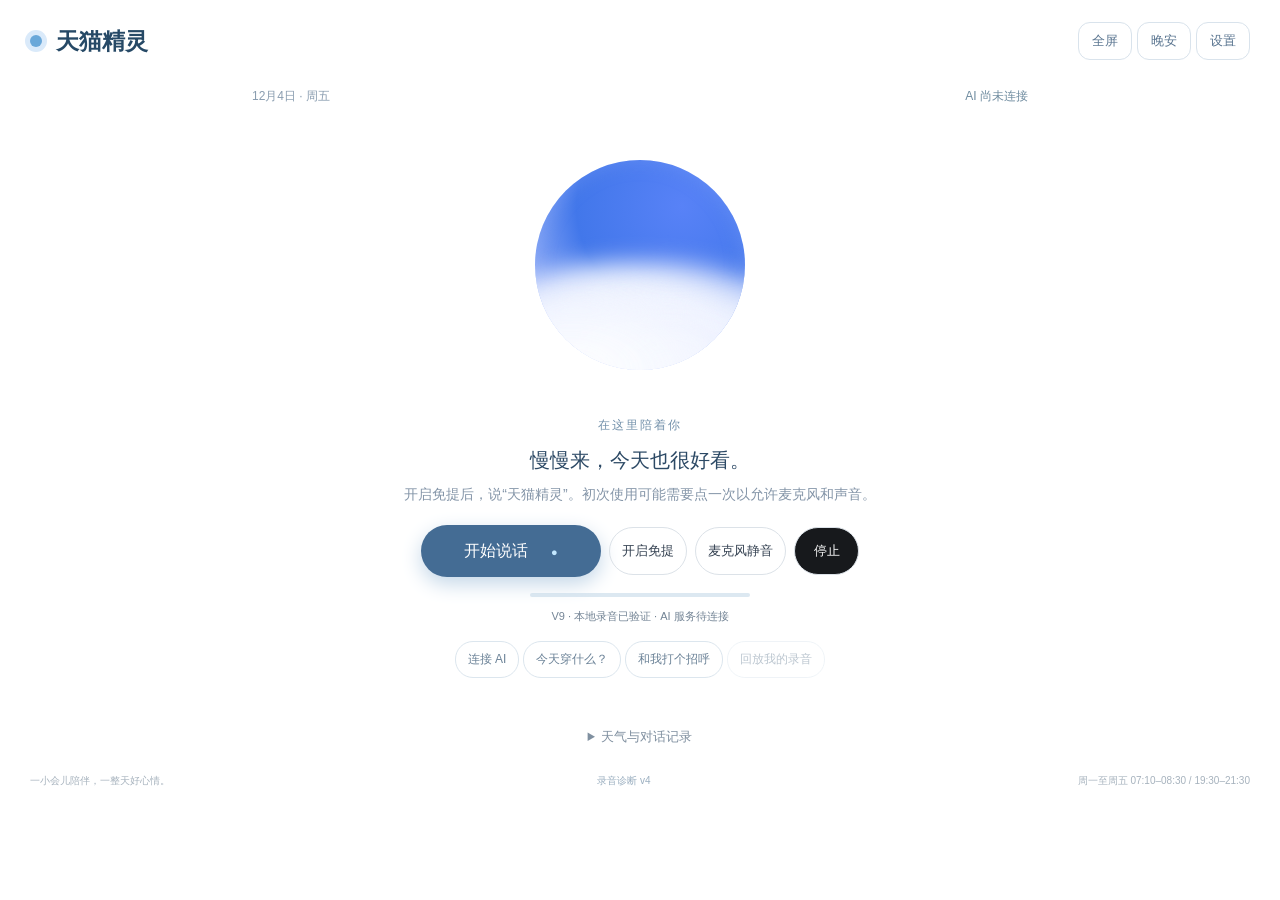
<file: index.html>
<!doctype html>
<html lang="zh-CN"><head><meta charset="utf-8"><meta name="viewport" content="width=device-width,initial-scale=1,viewport-fit=cover"><meta name="theme-color" content="#eaf4ff"><title>天猫精灵 · 化妆桌上的 AI 伙伴</title><link rel="stylesheet" href="styles.css?v=9"></head>
<body>
<div id="app" class="shell">
 <header class="topbar"><div class="brand"><span class="brand-dot"></span><b id="brandName">天猫精灵</b><span class="tag">你的早晨搭子</span></div><nav><button id="fullscreen" class="iconbtn">全屏</button><button id="sleepNow" class="iconbtn">晚安</button><button id="settingsOpen" class="iconbtn" aria-label="打开设置">设置</button></nav></header>
 <main class="dashboard">
  <section class="companion">
   <div class="eyebrow"><span id="dateText">今天</span><span id="connection" class="connection">AI 尚未连接</span></div>
   <div id="avatar" class="avatar idle" role="img" aria-label="流动的蓝白语音圆球">
    <div class="cloud-orb"><div class="cloud cloud-one"></div><div class="cloud cloud-two"></div><div class="cloud cloud-three"></div></div>
   </div>
   <div id="stateLabel" class="state-label">在这里陪着你</div>
   <h1 id="headline">慢慢来，今天也很好看。</h1>
   <p id="subtitle">开启免提后，说“天猫精灵”。初次使用可能需要点一次以允许麦克风和声音。</p>
   <div class="voice-controls"><button id="talk" class="talk">开始说话 <span>●</span></button><button id="handsfree" class="quietbtn">开启免提</button><button id="muteMic" class="quietbtn" aria-pressed="false">麦克风静音</button><button id="stopSpeech" class="quietbtn">停止</button></div>
   <div class="meter"><div id="meterFill"></div></div><p id="recordInfo" class="microcopy">V9 · 本地录音已验证 · AI 服务待连接</p>
   <div class="quick-actions"><button id="connectAI">连接 AI</button><button id="askWeather">今天穿什么？</button><button id="greet">和我打个招呼</button><button id="replay" disabled>回放我的录音</button></div>
   <audio id="audio" controls style="display:none;width:100%"></audio>
  </section>
  <details class="daily-details"><summary>天气与对话记录</summary><section class="daily">
   <article class="weather-card"><div class="card-top"><span><span id="cityLabel">如皋</span> · 今天</span><button id="weatherRefresh" class="textbtn">刷新 ↗</button></div><div class="weather-main"><div><strong id="temp">—°</strong><span id="weatherDesc">等待天气数据</span></div><div class="weather-symbol">☀</div></div><div class="weather-details"><span id="feels">体感 —°</span><span id="range">— / —°</span><span id="rain">降雨 —</span></div><div class="divider"></div><p class="small-label">出门的小建议</p><p id="outfit" class="outfit">正在查询天气，暂不猜测温度和穿衣厚度。</p><p id="weatherSource" class="microcopy">来源：Open-Meteo · 预报数据</p></article>
   <article class="conversation"><div class="card-top"><span>我们刚刚聊到</span><span id="chatBadge" class="small-label">尚未连接 AI</span></div><div id="messages" class="messages" aria-live="polite"><p class="empty">免提开启后，有声音的短片段会发送到你自己的 Mac 做本地识别。唤醒后的问题才交给 DeepSeek；静音会停止麦克风采集。</p></div><form id="textForm"><input id="textInput" maxlength="1000" placeholder="也可以打字问我…" aria-label="输入问题"><button type="submit">发送</button></form></article>
  </section></details>
 </main><footer><span>一小会儿陪伴，一整天好心情。</span><a href="diagnostics/v4.html">录音诊断 v4</a><span id="scheduleNote">夜间：22:30 — 07:00</span></footer>
</div>
<section id="settings" class="modal" hidden><div class="settings-card"><div class="card-top"><h2>让天猫精灵更懂你的早晨</h2><button id="settingsClose" class="iconbtn">关闭</button></div><form id="settingsForm">
 <label>伙伴的名字<input id="nameSetting" maxlength="12"></label>
 <div class="setting-row"><label>城市名<input id="citySetting" maxlength="30"></label><label>纬度<input id="latSetting" type="number" min="-90" max="90" step="any"></label><label>经度<input id="lonSetting" type="number" min="-180" max="180" step="any"></label></div><p class="microcopy">默认如皋城区。更换城市时同步修改坐标；只用于查询城市天气。</p>
 <label class="check"><input id="scheduleSetting" type="checkbox"> 工作日双时段显示（周一至周五）</label><p class="microcopy">07:10–08:30、19:30–21:30，其余时间显示黑色页面。暂不包含节假日调休；网页无法关闭背光或唤醒已休眠的系统。</p>
 <label class="check"><input id="nightSetting" type="checkbox"> 按时间进入黑屏模式</label><div class="setting-row"><label>晚安时间<input id="bedSetting" type="time"></label><label>早晨亮屏<input id="wakeSetting" type="time"></label></div><p class="microcopy">黑屏是纯黑网页，不能保证关闭液晶背光。点屏幕可临时唤醒 2 分钟。</p>
 <label class="check"><input id="greetingSetting" type="checkbox"> 定时早安招呼（默认关闭）</label><label>早安时间<input id="greetTimeSetting" type="time"></label><p class="microcopy">仅在页面保持运行、已启用声音且系统允许播放时触发。不是手机闹钟识别，也不保证后台唤醒。</p>
 <details><summary>连接 DeepSeek 服务</summary><p class="microcopy">这里只填你自己的 HTTPS 后端地址及访问口令。DeepSeek API 密钥只能存后端，不能填在网页。</p><label>服务地址<input id="endpointSetting" type="url" placeholder="https://你的后端地址"></label><label>访问口令<input id="tokenSetting" type="password" autocomplete="off" placeholder="不是 DeepSeek API 密钥"></label></details>
 <button class="talk save" type="submit">保存设置</button><p id="saveResult" class="microcopy"></p>
 </form><button id="connectTest" class="quietbtn">检查服务连接</button></div></section>
<div id="night" class="night" hidden role="button" tabindex="0" aria-label="夜间黑屏，点击临时唤醒"></div>
<script src="core.js?v=9"></script><script src="app.js?v=10"></script></body></html>
</file>
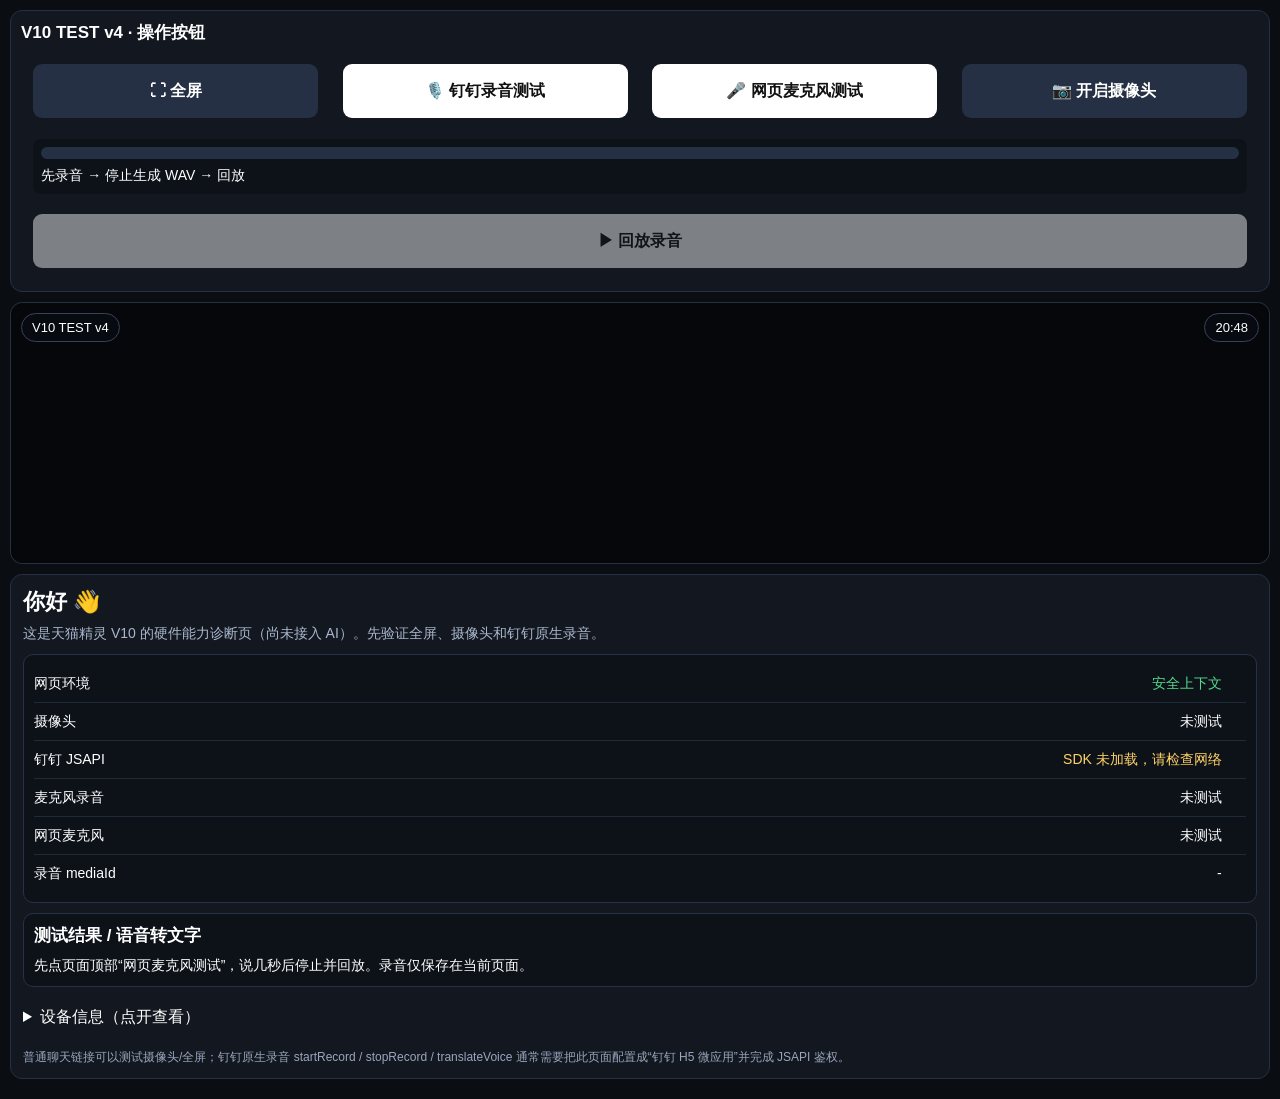
<file: diagnostics/v4.html>
<!doctype html>
<html lang="zh-CN">
<head>
  <meta charset="utf-8" />
  <meta name="viewport" content="width=device-width,initial-scale=1,maximum-scale=1,user-scalable=no,viewport-fit=cover" />
  <meta name="theme-color" content="#0a0d12" />
  <title>V10 AI Terminal</title>
  <style>
    * { box-sizing:border-box; -webkit-tap-highlight-color:transparent; }
    html { margin:0; padding:0; width:100%; height:auto; min-height:100%; overflow-x:hidden; overflow-y:auto; background:#0a0d12; }
    body { margin:0; padding:0; width:100%; height:auto; min-height:100%; color:#fff; font-family:Arial,"PingFang SC","Microsoft YaHei",sans-serif; overflow:visible; }
    .app { display:block; width:100%; height:auto; padding:10px; }
    .toolbar { margin:0 0 10px; padding:10px; background:#121720; border:1px solid #253044; border-radius:12px; }
    .toolbar-title { margin:0 0 8px; font-size:17px; font-weight:bold; }
    .bottom-bar { display:block; font-size:0; }
    button { display:inline-block; vertical-align:top; width:48%; margin:1%; min-height:54px; padding:10px 4px; border:0; border-radius:9px; font-size:16px; font-weight:bold; cursor:pointer; white-space:normal; }
    button.primary { background:#fff; color:#111; }
    button.secondary { background:#253044; color:#fff; }
    button.recording { background:#ef4444; color:#fff; }
    button:disabled { opacity:.45; }
    .panel { display:block; width:100%; height:auto; margin:0 0 10px; background:#121720; border:1px solid #253044; border-radius:12px; overflow:visible; }
    .camera-wrap { position:relative; display:block; width:100%; height:180px; background:#05070a; border-radius:12px; overflow:hidden; }
    video { display:block; width:100%; height:180px; object-fit:contain; background:#05070a; }
    .camera-overlay { position:absolute; top:10px; left:10px; right:10px; pointer-events:none; }
    .pill { display:inline-block; padding:6px 10px; background:rgba(8,12,18,.8); border:1px solid #384359; border-radius:20px; font-size:13px; }
    #clock { float:right; }
    .right { padding:12px; }
    h1 { margin:0 0 6px; font-size:22px; }
    .sub { color:#aab7cb; font-size:14px; line-height:1.5; margin-bottom:10px; }
    .status,.transcript { display:block; height:auto; margin:0 0 10px; padding:10px; border:1px solid #263247; border-radius:10px; background:#0d1219; overflow:visible; }
    .row { display:block; padding:8px 0; border-bottom:1px solid #1f2a3b; font-size:14px; line-height:1.5; }
    .row:last-child { border-bottom:0; }
    .row span { display:inline-block; vertical-align:top; }
    .row span:first-child { width:30%; }
    .row span:last-child { width:68%; text-align:right; overflow-wrap:break-word; word-break:break-word; }
    .ok { color:#53d98c; } .bad { color:#ff7b7b; } .warn { color:#ffd166; }
    .transcript h2 { margin:0 0 8px; font-size:17px; }
    #text,#deviceInfo { font-size:14px; line-height:1.5; white-space:pre-wrap; overflow-wrap:break-word; word-break:break-word; }
    .footer { color:#9aa7bc; font-size:12px; line-height:1.5; }
    details { margin:12px 0; } summary { cursor:pointer; padding:8px 0; }
    @media (min-width:1000px) { .camera-wrap,video { height:260px; } button { width:23%; } }
  </style>
</head>
<body>
<div class="app">
  <header class="toolbar">
    <div class="toolbar-title">V10 TEST v4 · 操作按钮</div>
    <div class="bottom-bar">
      <button class="secondary" id="btnFullscreen">⛶ 全屏</button>
      <button class="primary" id="btnMic">🎙️ 钉钉录音测试</button>
      <button class="primary" id="btnWebMic">🎤 网页麦克风测试</button>
      <button class="secondary" id="btnCamera">📷 开启摄像头</button>
    </div>
    <div style="margin:8px 1%;padding:8px;background:#0d1219;border-radius:8px">
      <div style="height:12px;background:#253044;border-radius:6px;overflow:hidden" role="img" aria-label="实时输入音量">
        <div id="levelFill" style="height:12px;width:0%;background:#53d98c"></div>
      </div>
      <div id="recInfo" style="font-size:14px;line-height:1.5;margin-top:6px" aria-live="polite">先录音 → 停止生成 WAV → 回放</div>
    </div>
    <button class="primary" id="btnReplay" disabled style="width:98%">▶ 回放录音</button>
    <audio id="playback" controls style="display:none;width:98%;margin:1%"></audio>
  </header>
  <section class="panel left">
    <div class="camera-wrap">
      <video id="video" autoplay playsinline muted></video>
      <div class="camera-overlay">
        <div class="pill">V10 TEST v4</div>
        <div class="pill" id="clock">--:--</div>
      </div>
    </div>

  </section>

  <aside class="panel right">
    <div>
      <h1>你好 👋</h1>
      <div class="sub">这是天猫精灵 V10 的硬件能力诊断页（尚未接入 AI）。先验证全屏、摄像头和钉钉原生录音。</div>
    </div>

    <div class="status">
      <div class="row"><span>网页环境</span><span id="sWeb">检测中</span></div>
      <div class="row"><span>摄像头</span><span id="sCam">未测试</span></div>
      <div class="row"><span>钉钉 JSAPI</span><span id="sDD">检测中</span></div>
      <div class="row"><span>麦克风录音</span><span id="sMic">未测试</span></div>
      <div class="row"><span>网页麦克风</span><span id="sWebMic">未测试</span></div>
      <div class="row"><span>录音 mediaId</span><span id="sMedia">-</span></div>
    </div>

    <div class="transcript">
      <h2>测试结果 / 语音转文字</h2>
      <div id="text">录音成功后，如果当前钉钉 H5 微应用拥有 JSAPI 权限，这里会显示识别文字。</div>
    </div>

    <details><summary>设备信息（点开查看）</summary><div id="deviceInfo"></div></details>
    <div class="footer">
      普通聊天链接可以测试摄像头/全屏；钉钉原生录音 startRecord / stopRecord / translateVoice 通常需要把此页面配置成“钉钉 H5 微应用”并完成 JSAPI 鉴权。
    </div>
  </aside>
</div>

<script src="https://g.alicdn.com/dingding/dingtalk-jsapi/3.1.0/dingtalk.open.js"></script>
<script>
(() => {
  const $ = id => document.getElementById(id);
  const set = (id, text, cls='') => {
    const el = $(id); el.textContent = text; el.className = cls;
  };

  function tick(){
    const d = new Date();
    $('clock').textContent = d.toLocaleTimeString('zh-CN',{hour:'2-digit',minute:'2-digit'});
  }
  tick(); setInterval(tick, 1000);

  set('sWeb', window.isSecureContext ? '安全上下文' : '非安全上下文：摄像头可能不可用', window.isSecureContext ? 'ok' : 'warn');
  let ddReady = false;
  let cameraStream = null;
  $('deviceInfo').textContent = navigator.userAgent;
  $('text').textContent = '先点页面顶部“网页麦克风测试”，说几秒后停止并回放。录音仅保存在当前页面。';

  // DingTalk JSAPI detect
  function detectDD(){
    if (window.dd) {
      set('sDD', 'SDK 已加载；原生能力待测试', 'warn');
      return true;
    }
    set('sDD', 'SDK 未加载，请检查网络', 'warn');
    return false;
  }
  detectDD();

  // Camera
  $('btnCamera').addEventListener('click', async () => {
    try {
      if (cameraStream) {
        cameraStream.getTracks().forEach(t => t.stop());
        cameraStream = null; $('video').srcObject = null;
        set('sCam', '已关闭'); $('btnCamera').textContent = '📷 开启摄像头'; return;
      }
      if (!navigator.mediaDevices || !navigator.mediaDevices.getUserMedia) {
        throw new Error('当前 WebView 不支持 getUserMedia');
      }
      const stream = await navigator.mediaDevices.getUserMedia({video:true, audio:false});
      cameraStream = stream;
      $('video').srcObject = stream;
      await $('video').play();
      set('sCam', '已开启', 'ok');
      $('btnCamera').textContent = '📷 关闭摄像头';
    } catch (e) {
      set('sCam', e.name + ': ' + e.message, 'bad');
    }
  });

  // Fullscreen
  $('btnFullscreen').addEventListener('click', async () => {
    const el = document.documentElement;
    try {
      const fn = el.requestFullscreen || el.webkitRequestFullscreen || el.mozRequestFullScreen;
      if (!fn) throw new Error('Fullscreen API 不支持');
      await fn.call(el);
      $('btnFullscreen').textContent = '✓ 已全屏';
    } catch (e) {
      alert('全屏失败：' + e.message);
    }
  });

  function syncFullscreen() {
    $('btnFullscreen').textContent = (document.fullscreenElement || document.webkitFullscreenElement) ? '✓ 已全屏' : '⛶ 全屏';
  }
  document.addEventListener('fullscreenchange', syncFullscreen);
  document.addEventListener('webkitfullscreenchange', syncFullscreen);

  // DingTalk native recording
  let recording = false;
  let lastDuration = 0;
  let lastMediaId = '';

  function ddCall(name, opts) {
    return new Promise((resolve, reject) => {
      if (!ddReady) { reject(new Error('SDK 尚未就绪；请检查容器、网络及微应用鉴权')); return; }
      const audio = window.dd && window.dd.device && window.dd.device.audio;
      const owner = window.dd && typeof window.dd[name] === 'function' ? window.dd : audio;
      if (!owner || typeof owner[name] !== 'function') {
        reject(new Error('录音接口 ' + name + ' 不存在')); return;
      }
      let done = false;
      const timer = setTimeout(() => finish(new Error(name + ' 30秒未回调，设备录音状态未知；停止操作并关闭页面后重试')), 30000);
      function finish(err, res) {
        if (done) return; done = true; clearTimeout(timer);
        err ? reject(err) : resolve(res || {});
      }
      const success = res => finish(null, res);
      const fail = err => finish(new Error(JSON.stringify(err || {})));
      try { owner[name](Object.assign({}, opts || {}, {success, fail, onSuccess:success, onFail:fail})); }
      catch (err) { finish(err); }
    });
  }

  async function startRecord(){
    if (!detectDD()) {
      set('sMic', '需要钉钉 H5 微应用 JSAPI', 'warn');
      return;
    }
    try {
      await ddCall('startRecord');
      recording = true;
      $('btnWebMic').disabled = true;
      set('sMic', '正在录音…', 'ok');
      $('btnMic').textContent = '⏹️ 点一下停止录音';
      $('btnMic').className = 'recording';
    } catch (e) {
      set('sMic', e.message, 'bad');
      if (/permission info/.test(e.message)) $('text').textContent = '钉钉拒绝了当前页面的录音权限（错误7）。这不代表麦克风损坏。请先点“网页麦克风测试”。';
    }
  }

  async function stopRecord(){
    try {
      const res = await ddCall('stopRecord');
      recording = false;
      $('btnWebMic').disabled = false;
      $('btnMic').textContent = '🎙️ 钉钉录音测试';
      $('btnMic').className = 'primary';

      lastDuration = Number(res.duration || 0);
      lastMediaId = res.mediaId || '';
      set('sMic', '录音完成 ' + (lastDuration ? lastDuration + 's' : ''), 'ok');
      set('sMedia', lastMediaId ? String(lastMediaId).slice(0,18) + '…' : '未返回 mediaId', lastMediaId ? 'ok' : 'warn');

      if (lastMediaId) {
        $('text').textContent = '正在转文字…';
        try {
          const tr = await ddCall('translateVoice', { duration: Math.max(1, lastDuration || 1), mediaId: lastMediaId });
          $('text').textContent = tr.content || '转写成功，但返回内容为空';
        } catch (e) {
          $('text').textContent = '录音成功，但 translateVoice 失败：\n' + e.message;
        }
      } else {
        $('text').textContent = '录音已结束。当前环境没有 translateVoice 权限或没有拿到 mediaId。';
      }
    } catch (e) {
      recording = false;
      $('btnWebMic').disabled = false;
      $('btnMic').textContent = '🎙️ 钉钉录音测试';
      $('btnMic').className = 'primary';
      set('sMic', e.message, 'bad');
      if (/permission info/.test(e.message)) $('text').textContent = '钉钉拒绝了当前页面的录音权限（错误7）。这不代表麦克风损坏。请先点“网页麦克风测试”。';
    }
  }

  $('btnMic').addEventListener('click', async () => {
    $('btnMic').disabled = true;
    try { await (recording ? stopRecord() : startRecord()); }
    finally { $('btnMic').disabled = false; }
  });
  window.addEventListener('pagehide', () => {
    if (cameraStream) cameraStream.getTracks().forEach(t => t.stop());
  });

  // Legacy V10 capture: Web Audio -> mono PCM16 WAV, entirely in memory.
  let capture = null, captureSerial = 0, audioURL = null;
  function cleanupCapture(session) {
    clearTimeout(session.timer); clearTimeout(session.requestTimer);
    if (session.processor) session.processor.onaudioprocess = null;
    [session.source, session.processor, session.gain].forEach(node => {
      if (node) { try { node.disconnect(); } catch (e) {} }
    });
    if (session.stream) session.stream.getTracks().forEach(t => t.stop());
    if (session.context) { try { Promise.resolve(session.context.close()).catch(() => {}); } catch (e) {} }
    session.blocks = [];
    if (capture === session) {
      capture = null;
      $('btnWebMic').disabled = false;
      $('btnWebMic').textContent = '🎤 网页麦克风测试';
      $('btnMic').disabled = false;
    }
  }
  function encodeWav(blocks, samples, sampleRate) {
    const buffer = new ArrayBuffer(44 + samples * 2);
    const view = new DataView(buffer);
    const write = (offset, text) => { for (let i=0;i<text.length;i++) view.setUint8(offset+i,text.charCodeAt(i)); };
    write(0,'RIFF'); view.setUint32(4,36+samples*2,true); write(8,'WAVE');
    write(12,'fmt '); view.setUint32(16,16,true); view.setUint16(20,1,true);
    view.setUint16(22,1,true); view.setUint32(24,sampleRate,true);
    view.setUint32(28,sampleRate*2,true); view.setUint16(32,2,true); view.setUint16(34,16,true);
    write(36,'data'); view.setUint32(40,samples*2,true);
    let offset=44;
    blocks.forEach(block => { for (let i=0;i<block.length;i++) {
      const value=Math.max(-1,Math.min(1,block[i]));
      view.setInt16(offset,Math.round(value<0 ? value*32768 : value*32767),true); offset+=2;
    }});
    return new Blob([buffer],{type:'audio/wav'});
  }
  function stopCapture(save) {
    const session=capture;
    if (!session) return;
    session.cancelled=true;
    try {
      if (save) {
        if (!session.samples) {
          set('sWebMic','没有收到音频数据；请查看下方说明','bad');
          $('text').textContent='麦克风音轨已获得，但 Web Audio 没有回传采样。请拍下此状态，不能据此判断硬件损坏。';
        } else {
          const blob=encodeWav(session.blocks,session.samples,session.context.sampleRate);
          if (audioURL) URL.revokeObjectURL(audioURL);
          audioURL=URL.createObjectURL(blob);
          $('playback').src=audioURL; $('playback').style.display='block'; $('playback').load();
          $('btnReplay').disabled=false;
          const seconds=(session.samples/session.context.sampleRate).toFixed(1);
          set('sWebMic','已生成 '+seconds+' 秒 WAV；点顶部“回放录音”',session.peak>0.001 ? 'ok':'warn');
          $('recInfo').textContent='已保存 '+seconds+' 秒 · '+Math.round(blob.size/1024)+' KB'+(session.peak<=0.001 ? ' · 信号很弱或静音':' · 请回放核对声音');
          $('text').textContent='录音已生成。点击顶部“▶ 回放录音”，确认是否能听到刚才的说话声。录音没有上传，退出网页会丢失。';
        }
      }
    } catch(e) { set('sWebMic','生成 WAV 失败：'+e.message,'bad'); }
    finally { cleanupCapture(session); }
  }
  $('btnReplay').addEventListener('click', async () => {
    if (!audioURL) return;
    try {
      const audio=$('playback'); audio.pause(); audio.currentTime=0;
      audio.volume=1; audio.muted=false;
      await audio.play(); $('recInfo').textContent='正在回放，请听 V10 扬声器';
    } catch(e) { $('recInfo').textContent='回放失败：'+e.name+' / '+e.message; }
  });
  $('playback').addEventListener('ended', () => { $('recInfo').textContent='回放结束；可再次点击回放'; });
  $('playback').addEventListener('error', () => {
    if (audioURL) $('recInfo').textContent='播放器错误：'+($('playback').error && $('playback').error.code || '未知');
  });
  $('btnWebMic').addEventListener('click', async () => {
    if (capture) { stopCapture(capture.active); return; }
    const session={id:++captureSerial,blocks:[],samples:0,peak:0,active:false,cancelled:false,lastUI:0};
    capture=session;
    $('playback').pause(); $('btnReplay').disabled=true;
    $('btnMic').disabled=true;
    $('btnWebMic').textContent='取消麦克风请求';
    set('sWebMic','正在请求麦克风…','warn');
    $('levelFill').style.width='0%'; $('recInfo').textContent='等待麦克风权限，最长30秒';
    session.requestTimer=setTimeout(() => {
      if (capture!==session) return;
      session.cancelled=true; cleanupCapture(session);
      set('sWebMic','请求超时，已取消；请检查麦克风权限','bad');
    },30000);
    try {
      const AudioContextClass=window.AudioContext || window.webkitAudioContext;
      if (!AudioContextClass) throw new Error('此浏览器没有 Web Audio');
      session.context=new AudioContextClass();
      // Resume in the user gesture; do not let resume wait block permission requests.
      const resume=session.context.resume();
      if (resume && resume.catch) resume.catch(() => {});
      if (!navigator.mediaDevices || !navigator.mediaDevices.getUserMedia) throw new Error('未开放网页麦克风接口');
      const stream=await navigator.mediaDevices.getUserMedia({audio:true,video:false});
      if (session.cancelled || capture!==session) { stream.getTracks().forEach(t=>t.stop()); return; }
      session.stream=stream;
      if (!stream.getAudioTracks().length) throw new Error('没有返回音频轨道');
      clearTimeout(session.requestTimer);
      if (!session.context.createScriptProcessor) throw new Error('没有兼容采样接口 createScriptProcessor');
      session.source=session.context.createMediaStreamSource(stream);
      session.processor=session.context.createScriptProcessor(4096,1,1);
      session.gain=session.context.createGain(); session.gain.gain.value=0;
      session.active=true;
      session.processor.onaudioprocess=event => {
        if (!session.active || session.cancelled) return;
        const input=event.inputBuffer.getChannelData(0);
        const remaining=session.context.sampleRate*15-session.samples;
        if (remaining<=0) { stopCapture(true); return; }
        const block=new Float32Array(input.subarray(0,Math.min(input.length,remaining)));
        session.blocks.push(block); session.samples+=block.length;
        let power=0,peak=0;
        for(let i=0;i<block.length;i++) { power+=block[i]*block[i]; peak=Math.max(peak,Math.abs(block[i])); }
        session.peak=Math.max(session.peak,peak);
        // Never feed microphone samples to the speakers while recording.
        event.outputBuffer.getChannelData(0).fill(0);
        if (Date.now()-session.lastUI>100) {
          session.lastUI=Date.now();
          const rms=Math.sqrt(power/Math.max(1,block.length));
          $('levelFill').style.width=Math.min(100,rms*500)+'%';
          $('recInfo').textContent='已采集 '+(session.samples/session.context.sampleRate).toFixed(1)+' 秒 / 15 秒 · 音量 '+Math.round(rms*100)+'%';
        }
        if(session.samples>=session.context.sampleRate*15) stopCapture(true);
      };
      session.source.connect(session.processor); session.processor.connect(session.gain); session.gain.connect(session.context.destination);
      $('btnWebMic').textContent='⏹ 停止并生成录音';
      set('sWebMic','采集中；请说话，观察音量条','warn');
      $('text').textContent='请说5秒，再点顶部“停止并生成录音”。音量条变化表示收到音频信号，但还需回放核对是否是你的说话声。';
      session.timer=setTimeout(() => { if(capture===session) stopCapture(true); },15000);
    } catch(e) {
      if (capture!==session) return;
      session.cancelled=true; cleanupCapture(session);
      set('sWebMic',e.name+': '+e.message,'bad'); $('recInfo').textContent='采集失败，请拍下具体错误';
    }
  });
  window.addEventListener('pagehide', () => {
    stopCapture(false);
    if (audioURL) { URL.revokeObjectURL(audioURL); audioURL=null; }
  });

  // Try dd.ready if available
  try {
    if (/DingTalk/i.test(navigator.userAgent) && window.dd && typeof window.dd.ready === 'function') {
      window.dd.ready(() => {
        ddReady = true;
        set('sDD', 'SDK 就绪；录音权限待实测', 'warn');
      });
      // 可由后续服务端签名集成调用；此页面不包含企业密钥。
      window.configureDingTalk = function(config) { window.dd.config(config); };
      if (typeof window.dd.error === 'function') {
        window.dd.error(err => set('sDD', 'dd.error: ' + ((err && (err.errorMessage || err.message)) || '未知错误'), 'bad'));
      }
    }
  } catch (e) {}
})();
</script>
</body>
</html>
</file>
<file: styles.css>
*{box-sizing:border-box} [hidden]{display:none!important}html{background:#edf3f8;min-height:100%;overflow-x:hidden}body{margin:0;color:#2a435c;font:16px -apple-system,BlinkMacSystemFont,"PingFang SC","Microsoft YaHei",sans-serif;background:radial-gradient(ellipse at 20% 20%,#fff 0,#eff6fc 45%,#e9edf5 100%);min-height:100vh}button,input{font:inherit}button{cursor:pointer;border:0}button:disabled{opacity:.45;cursor:default}button:focus-visible,input:focus-visible{outline:3px solid #3676b9;outline-offset:3px}.shell{max-width:1320px;padding:22px 30px 12px;margin:auto}.topbar,.brand,.card-top,.weather-details,.voice-controls{display:flex;align-items:center;justify-content:space-between}.topbar{margin-bottom:18px}.brand{justify-content:flex-start}.brand b{font-size:23px;color:#264966}.brand-dot{width:12px;height:12px;border-radius:50%;background:#6aa8d9;box-shadow:0 0 0 5px #daeafa;margin-right:14px}.tag{font-size:12px;color:#8b9aab;margin-left:14px}.iconbtn,.quietbtn{background:rgba(255,255,255,.62);color:#5a7590;border:1px solid #d9e3ec;border-radius:12px;padding:9px 13px;margin-left:5px;font-size:13px}.dashboard{display:flex;align-items:stretch}.companion{width:58%;padding:14px 32px 24px 0;text-align:center}.daily{width:42%;padding-left:22px}.eyebrow{display:flex;justify-content:space-between;font-size:12px;color:#8a9db0}.connection{color:#6e8b9f}.avatar{width:300px;height:260px;margin:0 auto;position:relative}.avatar svg{position:relative;width:100%;height:100%;overflow:visible}.halo{position:absolute;border-radius:50%;background:#d0e7fc;opacity:.6;left:10%;top:8%;width:80%;height:82%}.halo-two{transform:rotate(-30deg);background:#e1e7fa;left:16%;top:4%;width:73%;height:90%}.orb-body{transform-origin:160px 137px;animation:orb-breathe 6s ease-in-out infinite}.orb-wave{transform-origin:160px 137px;will-change:transform}.wave-back{animation:wave-drift 9s linear infinite}.wave-middle{animation:wave-drift 7s linear infinite reverse}.wave-front{animation:wave-drift 11s linear infinite}.wave-glint{animation:wave-drift 13s linear infinite reverse}.listening .orb-body{animation:orb-listen 2s ease-in-out infinite}.listening .orb-wave{animation-duration:3s}.thinking .orb-body{animation:orb-breathe 2.5s ease-in-out infinite}.thinking .wave-middle{animation-duration:3.5s}.speaking .orb-body{animation:orb-speak .9s ease-in-out infinite}.speaking .orb-wave{animation-duration:1.8s}
.state-label{font-size:12px;color:#7290aa;margin-top:-8px;letter-spacing:2px}h1{font-size:28px;color:#2c4965;margin:13px 0 9px;font-weight:600}#subtitle{font-size:14px;color:#8495a8;line-height:1.6;margin:0 0 20px}.voice-controls{justify-content:center}.talk{padding:15px 28px;background:#446c94;color:#fff;border-radius:30px;box-shadow:0 7px 20px #c4d7e8;font-weight:500;min-height:52px;min-width:180px}.talk span{font-size:11px;margin-left:18px;color:#c4e8ff}.talk.recording{background:#a85767}.quietbtn{padding:12px;margin-left:10px;background:transparent}.meter{height:4px;max-width:220px;margin:16px auto 0;background:#dce8f1;border-radius:4px;overflow:hidden}.meter div{height:4px;width:0;background:#5c9fd2}.microcopy{color:#91a0ae;font-size:11px;line-height:1.6}.quick-actions{margin:18px 0 0}.quick-actions button{margin:4px 2px;padding:9px 12px;font-size:12px;border-radius:18px;background:#fff9;color:#6b8297;border:1px solid #dce6ee}.weather-card,.conversation{background:rgba(255,255,255,.74);border:1px solid #fff;border-radius:22px;padding:21px 24px;box-shadow:0 9px 30px #cbd8e322;margin-bottom:16px}.card-top{font-size:13px;color:#6f8599}.textbtn{padding:4px;background:none;color:#8ba0b4;font-size:11px}.weather-main{display:flex;align-items:center;justify-content:space-between;margin-top:12px}.weather-main strong{display:block;font-weight:300;font-size:58px;color:#3a5872;letter-spacing:-3px}.weather-main span{font-size:12px;color:#8c9dac}.weather-symbol{font-size:55px;color:#d6b67f;font-weight:200}.weather-details{margin:18px 0;font-size:12px;color:#7b91a7}.divider{border-top:1px solid #e6edf3;margin:15px 0}.small-label{font-size:11px;color:#9aabbb}.outfit{font-size:14px;line-height:1.8;color:#637c93;margin:7px 0}.conversation{padding:18px 20px}.messages{max-height:140px;overflow:auto;margin:12px 0 15px;font-size:13px;line-height:1.7}.messages p{margin:7px 0;word-break:break-word}.messages .you{color:#8c9ba9}.messages .bot{color:#4c6c88}.messages .empty{color:#93a4b4;font-size:12px}#textForm{display:flex;border-top:1px solid #e7edf3;padding-top:10px}input{background:#f8fafc;border:1px solid #dde6ef;border-radius:9px;padding:10px;color:#3a5872;min-width:0}#textInput{width:100%;border:0;background:transparent;font-size:12px}#textForm button{background:none;color:#587ea3;font-size:12px;white-space:nowrap}footer{display:flex;justify-content:space-between;color:#a6b2bd;font-size:10px;line-height:1.8;padding-top:4px}footer a{color:#9bafc0;text-decoration:none}.modal{position:fixed;z-index:10;top:0;left:0;width:100%;height:100%;overflow:auto;background:#233e5bb3;padding:20px}.settings-card{background:#f5f9fd;border-radius:20px;padding:24px;max-width:620px;margin:0 auto}h2{font-size:18px;margin:0 0 12px}label{display:block;font-size:13px;margin:13px 0;color:#617d97}label input{display:block;width:100%;margin-top:6px}.setting-row{display:flex}.setting-row label{flex:1;margin-right:8px}.check input{display:inline-block;width:auto;margin-right:8px}.save{margin-top:20px;width:100%}details{margin:16px 0}summary{cursor:pointer;font-size:13px}.night{position:fixed;z-index:99;top:0;left:0;width:100%;height:100%;background:#000;touch-action:manipulation}body.sleeping{background:#000;overflow:hidden}body.sleeping .shell,body.sleeping .modal{visibility:hidden}body.sleeping *{animation-play-state:paused!important}
@keyframes wave-drift{from{transform:translateX(0)}to{transform:translateX(-350px)}}@keyframes orb-breathe{0%,100%{transform:scale(.97)}50%{transform:scale(1.015)}}@keyframes orb-listen{0%,100%{transform:scale(.98)}50%{transform:scale(1.045)}}@keyframes orb-speak{0%,100%{transform:scale(.98)}45%{transform:scale(1.04)}70%{transform:scale(1.005)}}
@media(max-width:960px){.shell{padding:14px}.dashboard{display:block}.companion{width:100%;padding:10px 5px 20px}.daily{width:100%;padding:0}.avatar{width:230px;height:210px}h1{font-size:24px}#subtitle{margin-bottom:12px}.tag{display:none}.weather-card{padding:18px}.quick-actions{margin-top:8px}.topbar{margin-bottom:4px}footer{flex-wrap:wrap}footer span{margin-right:8px}}
@media(prefers-reduced-motion:reduce){*{animation:none!important}}

/* V9: soft cloud orb, CSS only for the V10's older WebView. */
html,body{background:#fff}.shell{max-width:1280px}.cloud-orb{position:absolute;width:210px;height:210px;left:50%;top:50%;margin:-105px 0 0 -105px;border-radius:50%;overflow:hidden;background:radial-gradient(circle at 70% 22%,#5882f7,#4277ea 48%,#9eb6f9 82%,#dfe8ff);box-shadow:inset 0 0 20px #a4bafa44;animation:cloud-breathe 7s ease-in-out infinite}.cloud{position:absolute;width:160%;height:90%;left:-30%;top:48%;border-radius:45%;background:radial-gradient(ellipse at 45% 40%,#fff 5%,#f4f7ffed 35%,#e1e6ff77 62%,#fff0 73%);filter:blur(11px);animation:cloud-flow 9s ease-in-out infinite alternate}.cloud-two{top:61%;left:-8%;opacity:.9;animation-delay:-4s;animation-duration:12s}.cloud-three{top:65%;left:-55%;opacity:.8;animation-delay:-7s;animation-duration:11s}.speaking .cloud{animation-duration:2.2s}.listening .cloud{animation-duration:4s}.thinking .cloud{animation-duration:3s}.voice-controls{flex-wrap:wrap;gap:8px}.voice-controls .quietbtn{min-height:48px;margin:0;border-radius:28px;border:1px solid #dce2e8;color:#344151}.voice-controls #stopSpeech{background:#17191c;color:#fff;min-width:65px}.voice-controls #muteMic[aria-pressed="true"]{background:#f7dce0;color:#852938}.avatar{height:300px;margin:24px auto}.daily{opacity:.95}.microcopy{color:#738495}.tag{display:none}
@keyframes cloud-flow{0%{transform:translate(-6%,-7%) rotate(-12deg) scale(.95)}100%{transform:translate(9%,9%) rotate(16deg) scale(1.14)}}@keyframes cloud-breathe{0%,100%{transform:scale(.98)}50%{transform:scale(1.015)}}
@media(max-width:960px){.avatar{height:260px;margin:12px auto}.voice-controls .talk{min-width:130px;padding:12px 18px}.voice-controls .quietbtn{font-size:12px;padding:10px}.cloud-orb{width:200px;height:200px;margin:-100px 0 0 -100px}}
@media(prefers-reduced-motion:reduce){.cloud,.cloud-orb{animation:none}}

.dashboard{display:block}.companion{width:100%;max-width:800px;margin:auto;padding:10px 12px 24px}.daily-details{max-width:800px;margin:12px auto}.daily-details>summary{text-align:center;color:#8090a0;padding:10px}.daily{width:100%;padding:14px 0}.companion h1{font-size:20px;font-weight:400}.avatar{margin:20px auto;height:280px}.quick-actions{margin-top:10px}
</file>
